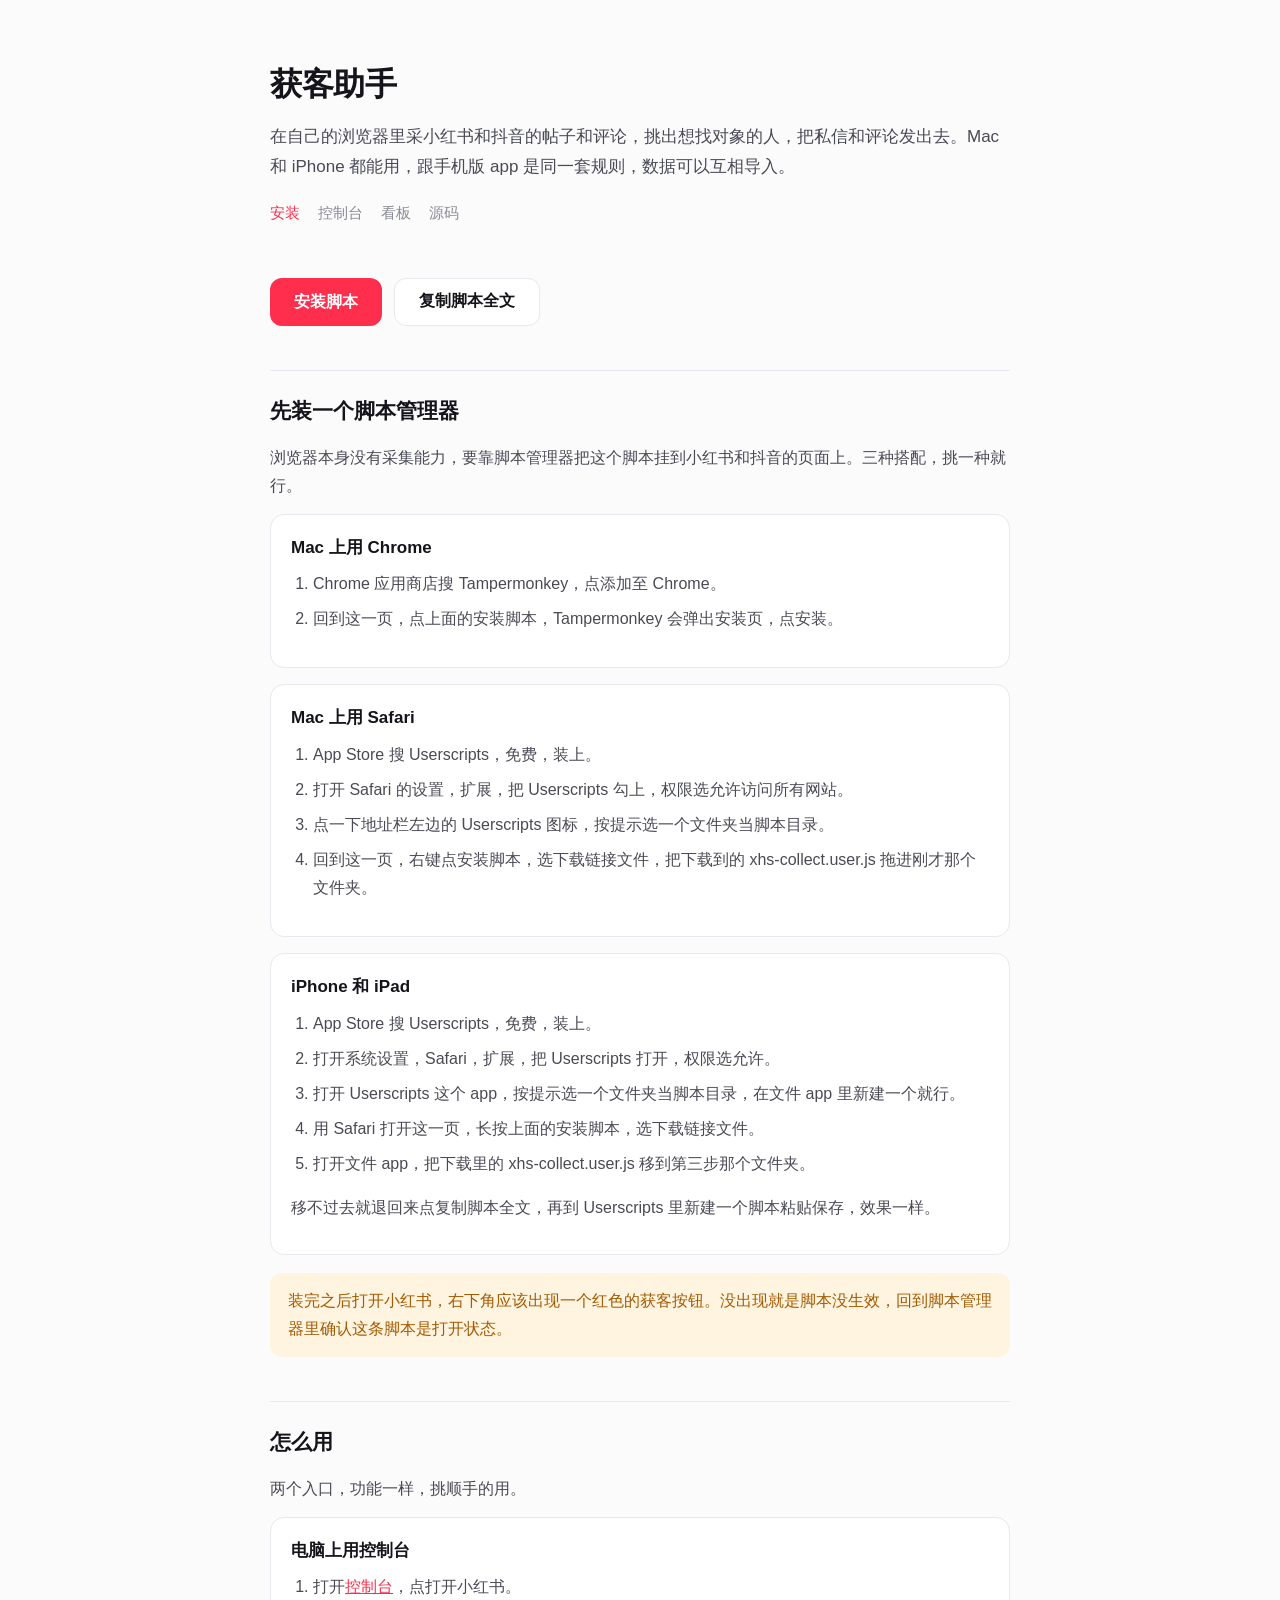
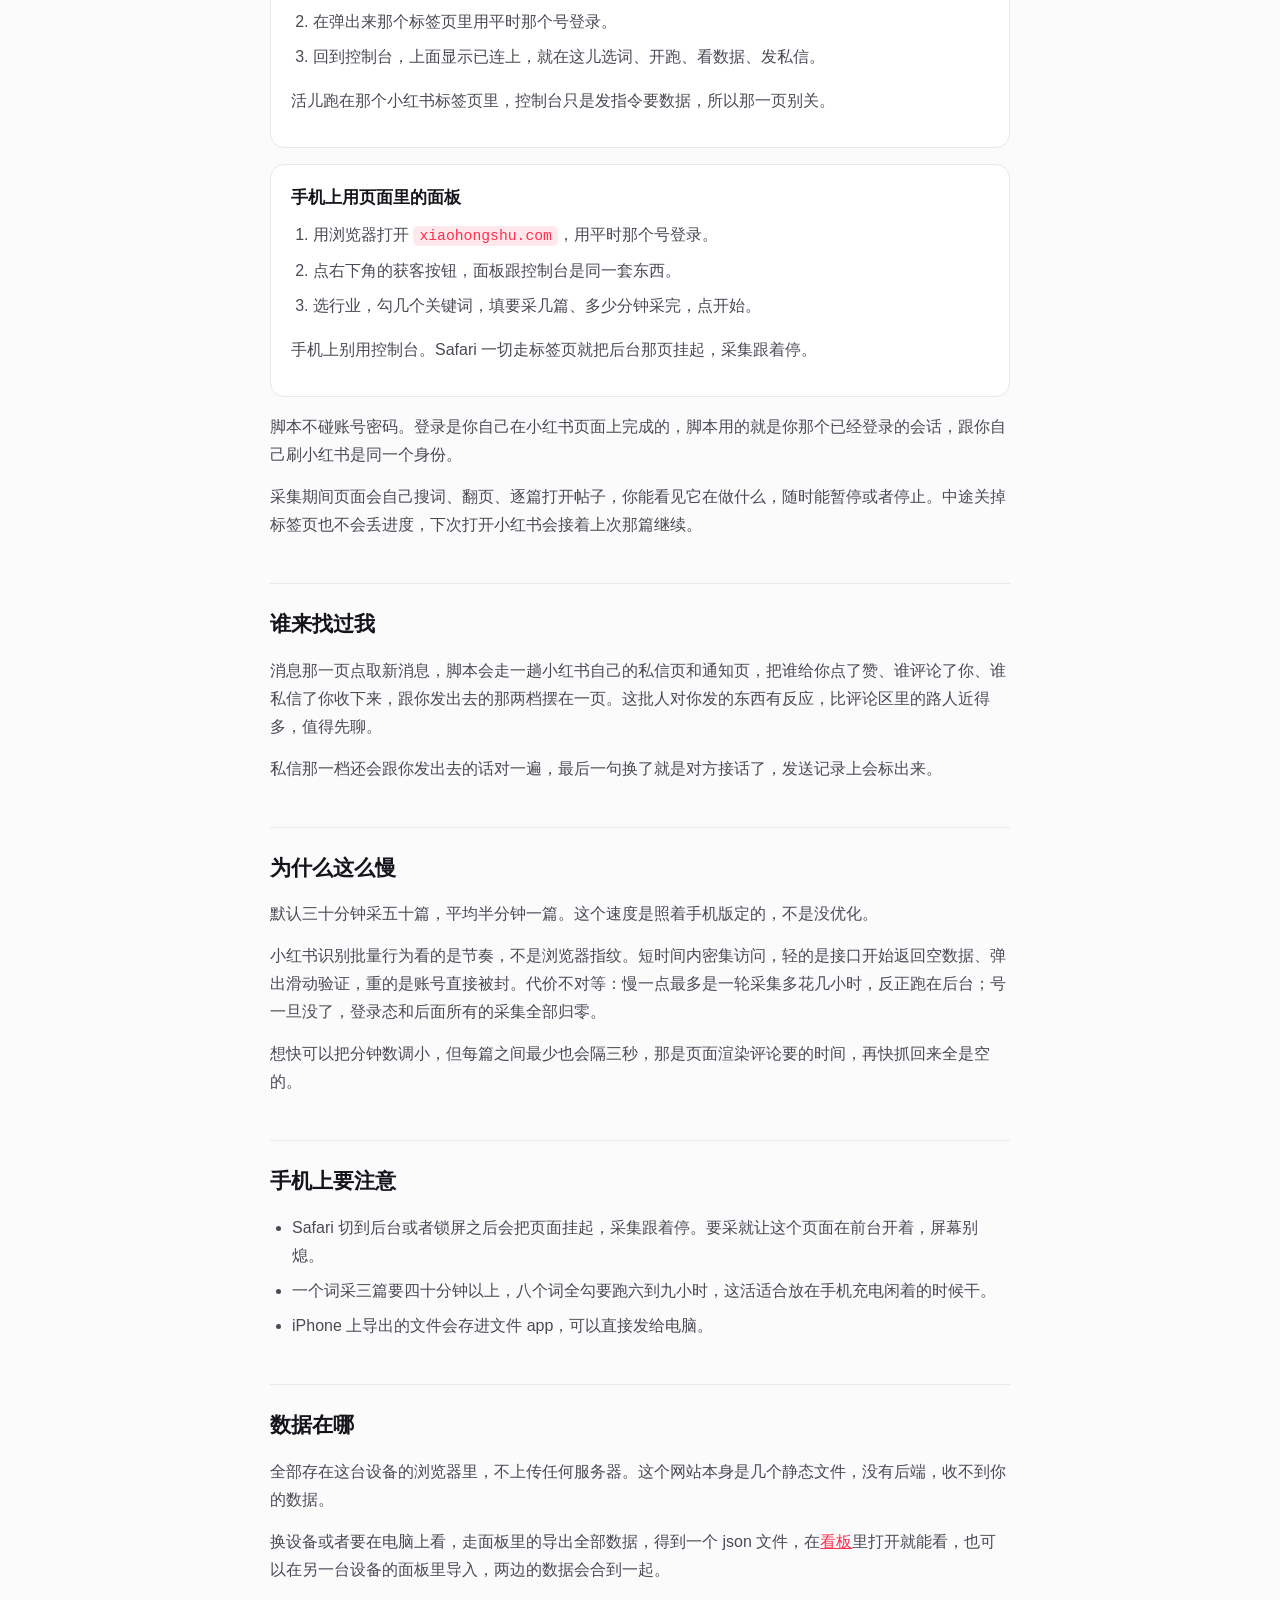
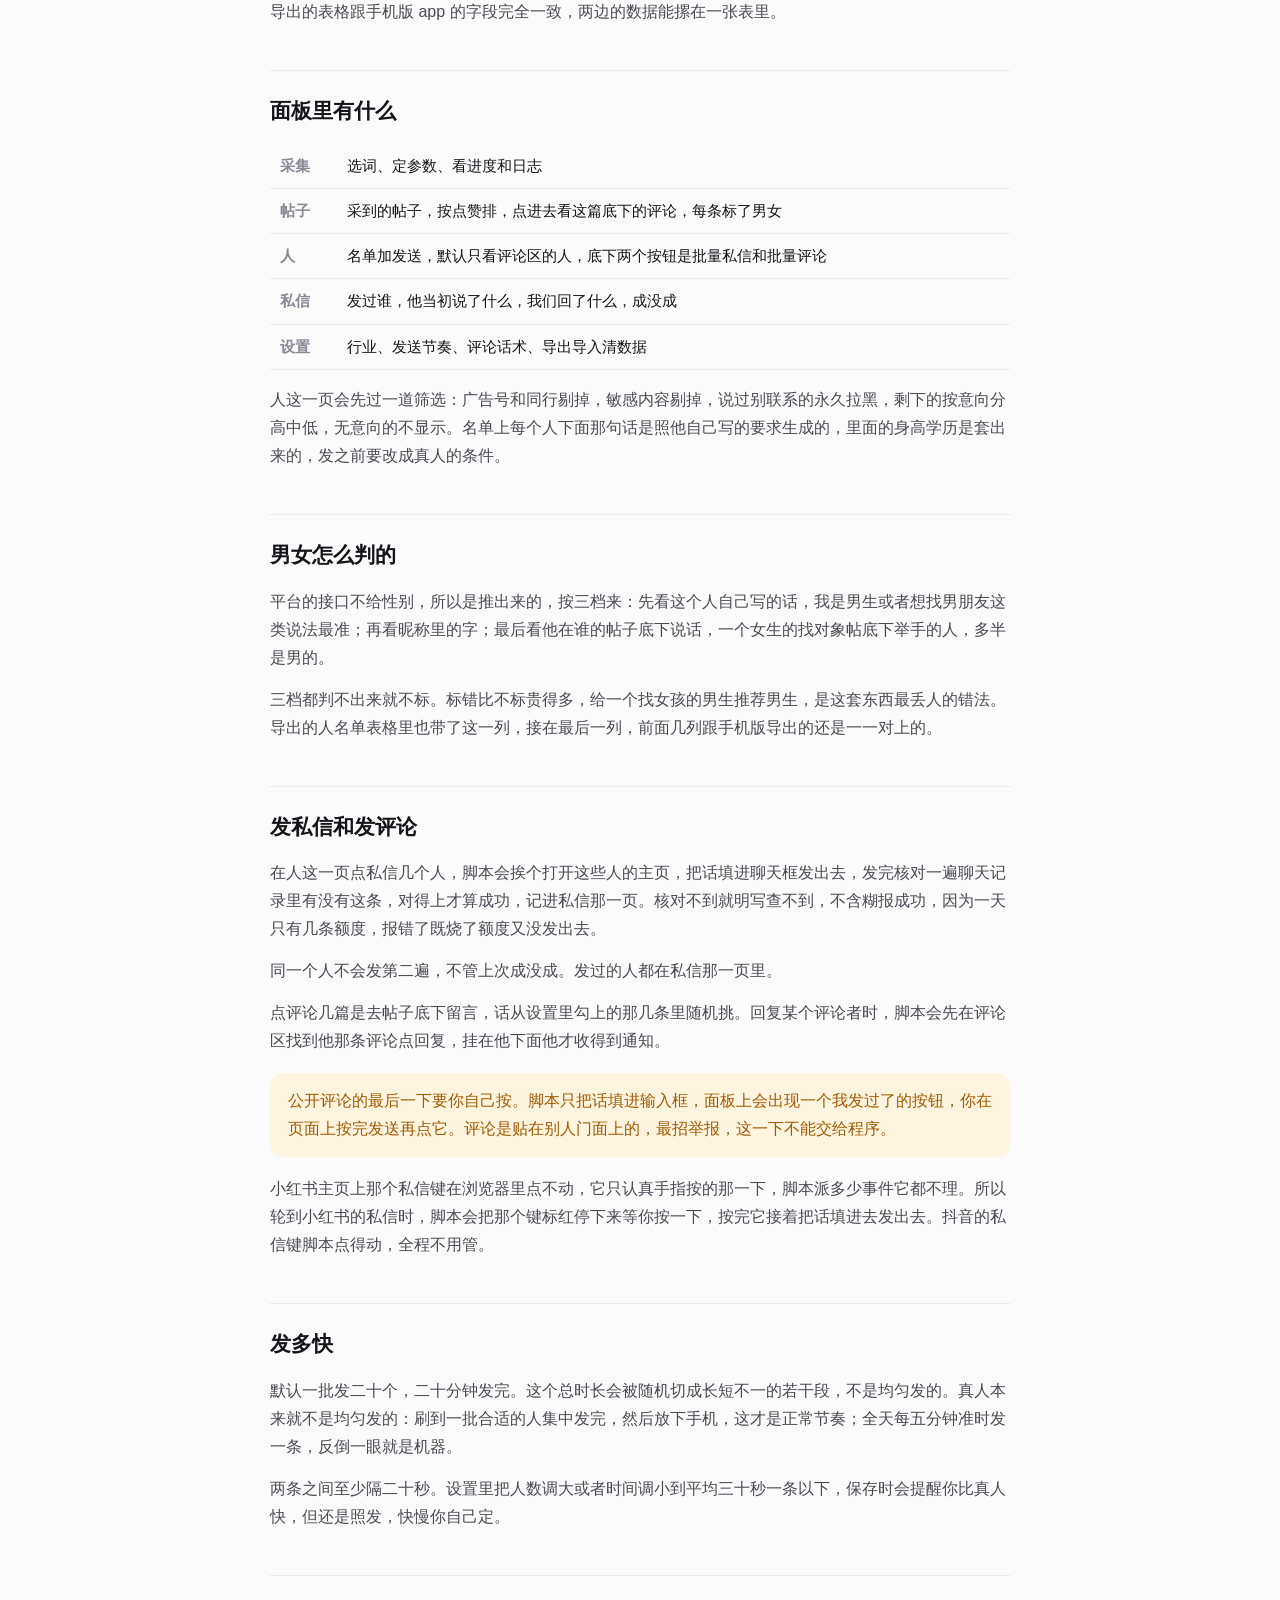
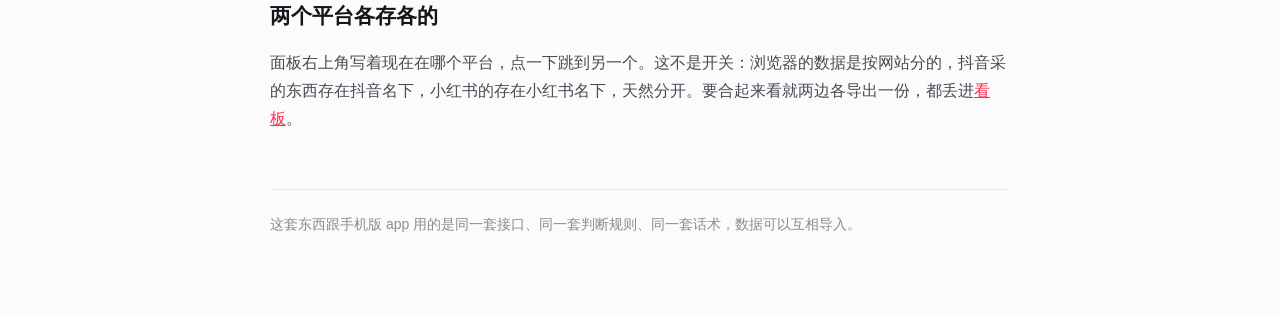
<file: docs/index.html>
<!doctype html>
<html lang="zh-CN">
<head>
<meta charset="utf-8">
<meta name="viewport" content="width=device-width, initial-scale=1">
<title>获客助手</title>
<link rel="stylesheet" href="assets/site.css">
</head>
<body>
<div class="wrap">

<header>
  <h1>获客助手</h1>
  <p>在自己的浏览器里采小红书和抖音的帖子和评论，挑出想找对象的人，把私信和评论发出去。Mac 和 iPhone 都能用，跟手机版 app 是同一套规则，数据可以互相导入。</p>
  <nav>
    <a href="index.html" class="on">安装</a>
    <a href="console.html">控制台</a>
    <a href="viewer.html">看板</a>
    <a href="https://github.com/Goose666666/xhs-collect-web">源码</a>
  </nav>
</header>

<div class="btnrow">
  <a class="btn" href="xhs-collect.user.js">安装脚本</a>
  <button class="btn ghost" id="copy">复制脚本全文</button>
</div>

<div id="rawbox" hidden>
  <textarea id="raw" readonly style="width:100%;height:180px;font-family:ui-monospace,
    Menlo,Consolas,monospace;font-size:12px;border:1px solid var(--line);
    border-radius:12px;padding:12px;background:var(--card);color:var(--text2);"></textarea>
</div>

<h2>先装一个脚本管理器</h2>

<p>浏览器本身没有采集能力，要靠脚本管理器把这个脚本挂到小红书和抖音的页面上。三种搭配，挑一种就行。</p>

<div class="card">
  <h3>Mac 上用 Chrome</h3>
  <ol>
    <li>Chrome 应用商店搜 Tampermonkey，点添加至 Chrome。</li>
    <li>回到这一页，点上面的安装脚本，Tampermonkey 会弹出安装页，点安装。</li>
  </ol>
</div>

<div class="card">
  <h3>Mac 上用 Safari</h3>
  <ol>
    <li>App Store 搜 Userscripts，免费，装上。</li>
    <li>打开 Safari 的设置，扩展，把 Userscripts 勾上，权限选允许访问所有网站。</li>
    <li>点一下地址栏左边的 Userscripts 图标，按提示选一个文件夹当脚本目录。</li>
    <li>回到这一页，右键点安装脚本，选下载链接文件，把下载到的 xhs-collect.user.js 拖进刚才那个文件夹。</li>
  </ol>
</div>

<div class="card">
  <h3>iPhone 和 iPad</h3>
  <ol>
    <li>App Store 搜 Userscripts，免费，装上。</li>
    <li>打开系统设置，Safari，扩展，把 Userscripts 打开，权限选允许。</li>
    <li>打开 Userscripts 这个 app，按提示选一个文件夹当脚本目录，在文件 app 里新建一个就行。</li>
    <li>用 Safari 打开这一页，长按上面的安装脚本，选下载链接文件。</li>
    <li>打开文件 app，把下载里的 xhs-collect.user.js 移到第三步那个文件夹。</li>
  </ol>
  <p>移不过去就退回来点复制脚本全文，再到 Userscripts 里新建一个脚本粘贴保存，效果一样。</p>
</div>

<div class="warn">
  装完之后打开小红书，右下角应该出现一个红色的获客按钮。没出现就是脚本没生效，回到脚本管理器里确认这条脚本是打开状态。
</div>

<h2>怎么用</h2>

<p>两个入口，功能一样，挑顺手的用。</p>

<div class="card">
  <h3>电脑上用控制台</h3>
  <ol>
    <li>打开<a href="console.html">控制台</a>，点打开小红书。</li>
    <li>在弹出来那个标签页里用平时那个号登录。</li>
    <li>回到控制台，上面显示已连上，就在这儿选词、开跑、看数据、发私信。</li>
  </ol>
  <p>活儿跑在那个小红书标签页里，控制台只是发指令要数据，所以那一页别关。</p>
</div>

<div class="card">
  <h3>手机上用页面里的面板</h3>
  <ol>
    <li>用浏览器打开 <code>xiaohongshu.com</code>，用平时那个号登录。</li>
    <li>点右下角的获客按钮，面板跟控制台是同一套东西。</li>
    <li>选行业，勾几个关键词，填要采几篇、多少分钟采完，点开始。</li>
  </ol>
  <p>手机上别用控制台。Safari 一切走标签页就把后台那页挂起，采集跟着停。</p>
</div>

<p>脚本不碰账号密码。登录是你自己在小红书页面上完成的，脚本用的就是你那个已经登录的会话，跟你自己刷小红书是同一个身份。</p>

<p>采集期间页面会自己搜词、翻页、逐篇打开帖子，你能看见它在做什么，随时能暂停或者停止。中途关掉标签页也不会丢进度，下次打开小红书会接着上次那篇继续。</p>

<h2>谁来找过我</h2>

<p>消息那一页点取新消息，脚本会走一趟小红书自己的私信页和通知页，把谁给你点了赞、谁评论了你、谁私信了你收下来，跟你发出去的那两档摆在一页。这批人对你发的东西有反应，比评论区里的路人近得多，值得先聊。</p>

<p>私信那一档还会跟你发出去的话对一遍，最后一句换了就是对方接话了，发送记录上会标出来。</p>

<h2>为什么这么慢</h2>

<p>默认三十分钟采五十篇，平均半分钟一篇。这个速度是照着手机版定的，不是没优化。</p>

<p>小红书识别批量行为看的是节奏，不是浏览器指纹。短时间内密集访问，轻的是接口开始返回空数据、弹出滑动验证，重的是账号直接被封。代价不对等：慢一点最多是一轮采集多花几小时，反正跑在后台；号一旦没了，登录态和后面所有的采集全部归零。</p>

<p>想快可以把分钟数调小，但每篇之间最少也会隔三秒，那是页面渲染评论要的时间，再快抓回来全是空的。</p>

<h2>手机上要注意</h2>

<ul>
  <li>Safari 切到后台或者锁屏之后会把页面挂起，采集跟着停。要采就让这个页面在前台开着，屏幕别熄。</li>
  <li>一个词采三篇要四十分钟以上，八个词全勾要跑六到九小时，这活适合放在手机充电闲着的时候干。</li>
  <li>iPhone 上导出的文件会存进文件 app，可以直接发给电脑。</li>
</ul>

<h2>数据在哪</h2>

<p>全部存在这台设备的浏览器里，不上传任何服务器。这个网站本身是几个静态文件，没有后端，收不到你的数据。</p>

<p>换设备或者要在电脑上看，走面板里的导出全部数据，得到一个 json 文件，在<a href="viewer.html">看板</a>里打开就能看，也可以在另一台设备的面板里导入，两边的数据会合到一起。</p>

<p>导出的表格跟手机版 app 的字段完全一致，两边的数据能摞在一张表里。</p>

<h2>面板里有什么</h2>

<table>
  <tr><th>采集</th><td>选词、定参数、看进度和日志</td></tr>
  <tr><th>帖子</th><td>采到的帖子，按点赞排，点进去看这篇底下的评论，每条标了男女</td></tr>
  <tr><th>人</th><td>名单加发送，默认只看评论区的人，底下两个按钮是批量私信和批量评论</td></tr>
  <tr><th>私信</th><td>发过谁，他当初说了什么，我们回了什么，成没成</td></tr>
  <tr><th>设置</th><td>行业、发送节奏、评论话术、导出导入清数据</td></tr>
</table>

<p>人这一页会先过一道筛选：广告号和同行剔掉，敏感内容剔掉，说过别联系的永久拉黑，剩下的按意向分高中低，无意向的不显示。名单上每个人下面那句话是照他自己写的要求生成的，里面的身高学历是套出来的，发之前要改成真人的条件。</p>

<h2>男女怎么判的</h2>

<p>平台的接口不给性别，所以是推出来的，按三档来：先看这个人自己写的话，我是男生或者想找男朋友这类说法最准；再看昵称里的字；最后看他在谁的帖子底下说话，一个女生的找对象帖底下举手的人，多半是男的。</p>

<p>三档都判不出来就不标。标错比不标贵得多，给一个找女孩的男生推荐男生，是这套东西最丢人的错法。导出的人名单表格里也带了这一列，接在最后一列，前面几列跟手机版导出的还是一一对上的。</p>

<h2>发私信和发评论</h2>

<p>在人这一页点私信几个人，脚本会挨个打开这些人的主页，把话填进聊天框发出去，发完核对一遍聊天记录里有没有这条，对得上才算成功，记进私信那一页。核对不到就明写查不到，不含糊报成功，因为一天只有几条额度，报错了既烧了额度又没发出去。</p>

<p>同一个人不会发第二遍，不管上次成没成。发过的人都在私信那一页里。</p>

<p>点评论几篇是去帖子底下留言，话从设置里勾上的那几条里随机挑。回复某个评论者时，脚本会先在评论区找到他那条评论点回复，挂在他下面他才收得到通知。</p>

<div class="warn">
  公开评论的最后一下要你自己按。脚本只把话填进输入框，面板上会出现一个我发过了的按钮，你在页面上按完发送再点它。评论是贴在别人门面上的，最招举报，这一下不能交给程序。
</div>

<p>小红书主页上那个私信键在浏览器里点不动，它只认真手指按的那一下，脚本派多少事件它都不理。所以轮到小红书的私信时，脚本会把那个键标红停下来等你按一下，按完它接着把话填进去发出去。抖音的私信键脚本点得动，全程不用管。</p>

<h2>发多快</h2>

<p>默认一批发二十个，二十分钟发完。这个总时长会被随机切成长短不一的若干段，不是均匀发的。真人本来就不是均匀发的：刷到一批合适的人集中发完，然后放下手机，这才是正常节奏；全天每五分钟准时发一条，反倒一眼就是机器。</p>

<p>两条之间至少隔二十秒。设置里把人数调大或者时间调小到平均三十秒一条以下，保存时会提醒你比真人快，但还是照发，快慢你自己定。</p>

<h2>两个平台各存各的</h2>

<p>面板右上角写着现在在哪个平台，点一下跳到另一个。这不是开关：浏览器的数据是按网站分的，抖音采的东西存在抖音名下，小红书的存在小红书名下，天然分开。要合起来看就两边各导出一份，都丢进<a href="viewer.html">看板</a>。</p>

<footer>
  这套东西跟手机版 app 用的是同一套接口、同一套判断规则、同一套话术，数据可以互相导入。
</footer>

</div>

<script>
// 脚本正文提前取好放着。
//
// Safari 只认在点击那一刻同步发生的复制。先 await 一次网络请求再去写剪贴板，
// 手势的授权窗口已经过了，写进去会被拒，表现是点了没反应。
var scriptText = '';
fetch('xhs-collect.user.js').then(function (r) {
  return r.text();
}).then(function (t) {
  scriptText = t;
  document.getElementById('raw').value = t;
});

// 老办法，整个过程是同步的，iPhone 上的 Safari 只吃这一套。
function copyNow(text) {
  var ta = document.createElement('textarea');
  ta.value = text;
  ta.contentEditable = 'true';
  ta.readOnly = false;
  ta.style.cssText = 'position:fixed;top:0;left:0;width:1px;height:1px;opacity:0;';
  document.body.appendChild(ta);
  var okSel = false;
  try {
    var range = document.createRange();
    range.selectNodeContents(ta);
    var sel = window.getSelection();
    sel.removeAllRanges();
    sel.addRange(range);
    ta.setSelectionRange(0, text.length);
    okSel = document.execCommand('copy');
  } catch (e) {}
  ta.remove();
  return okSel;
}

document.getElementById('copy').addEventListener('click', function () {
  var btn = this;
  if (!scriptText) {
    btn.textContent = '还没下载完，等一下再点';
    return;
  }
  if (copyNow(scriptText)) {
    btn.textContent = '已复制，去粘贴';
    return;
  }
  // 这条路要网站有剪贴板权限，没有就把正文摊开让人自己选
  if (navigator.clipboard && navigator.clipboard.writeText) {
    navigator.clipboard.writeText(scriptText).then(function () {
      btn.textContent = '已复制，去粘贴';
    }, function () {
      document.getElementById('rawbox').hidden = false;
      btn.textContent = '自己全选复制下面那段';
    });
    return;
  }
  document.getElementById('rawbox').hidden = false;
  btn.textContent = '自己全选复制下面那段';
});
</script>

</body>
</html>
</file>
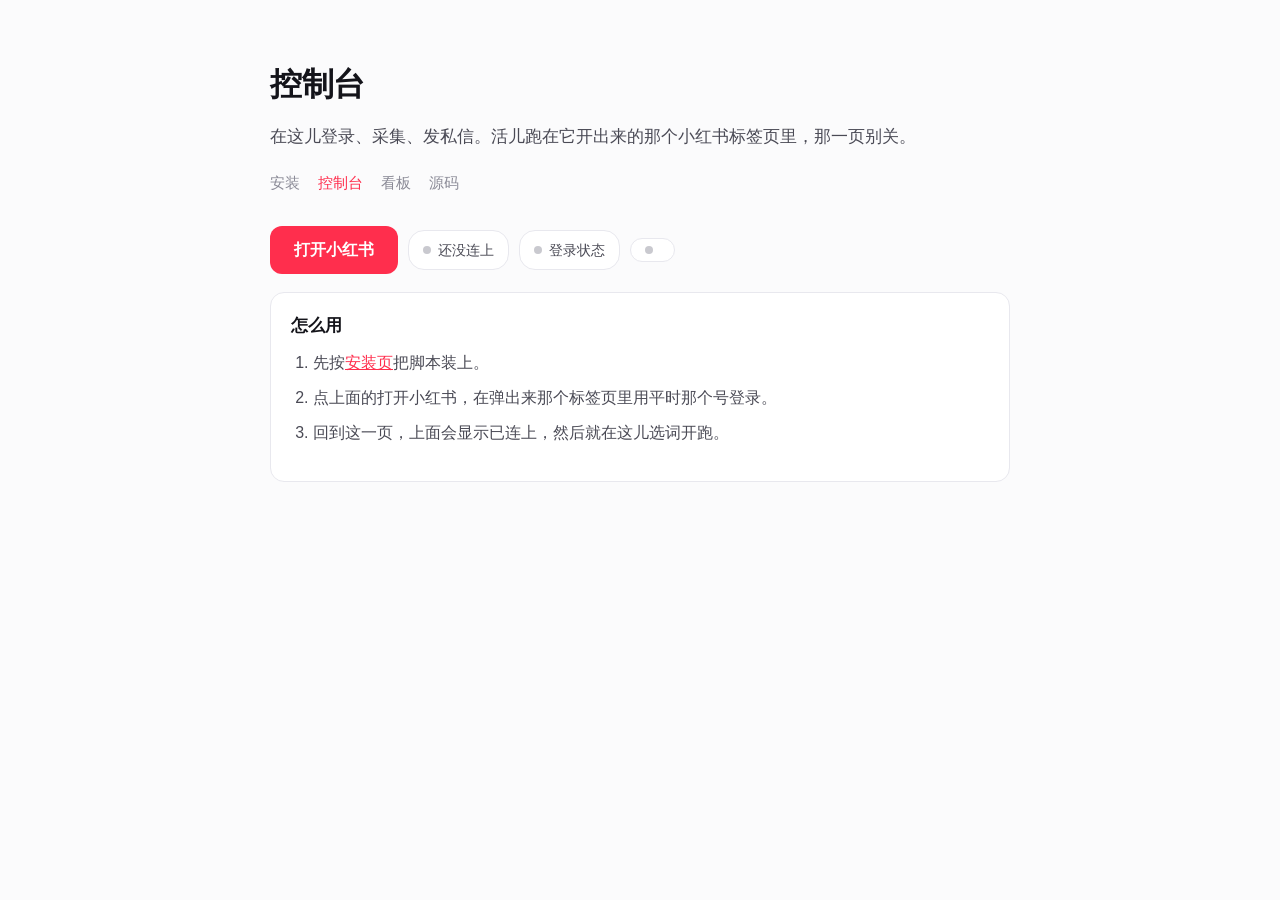
<file: docs/console.html>
<!doctype html>
<html lang="zh-CN">
<head>
<meta charset="utf-8">
<meta name="viewport" content="width=device-width, initial-scale=1">
<title>获客助手 控制台</title>
<link rel="stylesheet" href="assets/site.css">
<style>
  .bar { display: flex; align-items: center; gap: 10px; flex-wrap: wrap;
    margin-bottom: 18px; }
  .dot { display: inline-flex; align-items: center; gap: 7px; padding: 7px 14px;
    border-radius: 16px; background: var(--card); border: 1px solid var(--line);
    font-size: 14px; color: var(--text2); }
  .dot i { width: 8px; height: 8px; border-radius: 4px; background: #c9c9cf;
    display: block; }
  .dot.on i { background: #3fa06a; }
  .dot.off i { background: #d0524a; }
  .tabs { display: flex; gap: 6px; margin-bottom: 18px; flex-wrap: wrap; }
  .tabs button { flex: 1; min-width: 88px; height: 44px; border-radius: 11px;
    border: 1px solid var(--line); background: var(--card); color: var(--text2);
    font-size: 15px; cursor: pointer; font-family: inherit; }
  .tabs button.on { background: var(--accent); color: #fff; border-color: transparent; }
  .pane { display: none; }
  .pane.on { display: block; }
  .row { display: flex; align-items: center; gap: 12px; margin-bottom: 12px; }
  .row > label { width: 130px; flex: none; font-size: 15px; color: var(--text2); }
  input[type=text], input[type=number], select, textarea {
    flex: 1; min-width: 0; height: 46px; padding: 0 13px; font-size: 15px;
    border: 1px solid var(--line); border-radius: 11px; background: var(--card);
    color: var(--text); font-family: inherit; }
  textarea { height: 74px; padding: 11px 13px; line-height: 1.6; }
  input[type=checkbox] { width: 22px; height: 22px; }
  .chips { display: flex; flex-wrap: wrap; gap: 8px; margin-bottom: 14px; }
  .chip { padding: 9px 14px; border-radius: 17px; background: var(--card);
    border: 1px solid var(--line); font-size: 14px; cursor: pointer;
    color: var(--text2); }
  .chip.on { background: var(--soft); color: var(--accent); border-color: transparent;
    font-weight: 600; }
  .prog { height: 8px; border-radius: 4px; background: var(--line);
    overflow: hidden; margin: 14px 0 10px; }
  .prog i { display: block; height: 100%; background: var(--accent); width: 0; }
  .log { background: var(--card); border: 1px solid var(--line); border-radius: 11px;
    padding: 12px; font-size: 12.5px; line-height: 1.75; color: var(--text3);
    max-height: 240px; overflow-y: auto; white-space: pre-wrap;
    font-family: ui-monospace, Menlo, Consolas, monospace; margin-top: 14px; }
  .pill { padding: 5px 11px; border-radius: 14px; background: var(--card);
    border: 1px solid var(--line); font-size: 13px; color: var(--text2); }
  .pill.high { background: var(--soft); color: var(--accent); border-color: transparent; }
  .pill.he { background: rgba(63,114,184,.12); color: #3f72b8; border-color: transparent; }
  .pill.she { background: rgba(200,90,134,.12); color: #c85a86; border-color: transparent; }
  .who { display: flex; align-items: center; gap: 9px; flex-wrap: wrap;
    margin-bottom: 8px; }
  .who b { font-size: 16px; }
  .said { margin: 0 0 10px; color: var(--text2); }
  .talk { background: var(--soft); border-radius: 10px; padding: 12px 14px;
    margin: 0 0 12px; color: var(--text); }
  .mini { display: flex; gap: 10px; }
  .mini button { flex: 1; height: 40px; border-radius: 10px;
    border: 1px solid var(--line); background: var(--bg); color: var(--text2);
    font-size: 14px; cursor: pointer; font-family: inherit; }
  .empty { text-align: center; color: var(--text3); padding: 50px 0; }
  .big { background: var(--soft); color: var(--accent); border-radius: 12px;
    padding: 16px; font-size: 16px; font-weight: 600; line-height: 1.7;
    margin-bottom: 16px; }
</style>
</head>
<body>
<div class="wrap">

<header>
  <h1>控制台</h1>
  <p>在这儿登录、采集、发私信。活儿跑在它开出来的那个小红书标签页里，那一页别关。</p>
  <nav>
    <a href="index.html">安装</a>
    <a href="console.html" class="on">控制台</a>
    <a href="viewer.html">看板</a>
    <a href="https://github.com/Goose666666/xhs-collect-web">源码</a>
  </nav>
</header>

<div class="bar">
  <button class="btn" id="open">打开小红书</button>
  <span class="dot" id="link"><i></i><span>还没连上</span></span>
  <span class="dot" id="login" hidden><i></i><span>登录状态</span></span>
  <span class="dot" id="site" hidden><i></i><span></span></span>
</div>

<div id="phone" class="warn" hidden>
  手机上别用这一页。Safari 一切走标签页就把后台那页挂起，采集跟着停。
  手机上直接在小红书页面里点右下角那个获客按钮，面板跟这一页是同一套东西。
</div>

<div id="hint" class="card">
  <h3>怎么用</h3>
  <ol>
    <li>先按<a href="index.html">安装页</a>把脚本装上。</li>
    <li>点上面的打开小红书，在弹出来那个标签页里用平时那个号登录。</li>
    <li>回到这一页，上面会显示已连上，然后就在这儿选词开跑。</li>
  </ol>
</div>

<div id="main" hidden>
  <div class="tabs">
    <button data-tab="collect" class="on">采集</button>
    <button data-tab="notes">帖子</button>
    <button data-tab="people">人</button>
    <button data-tab="sent">消息</button>
    <button data-tab="setting">设置</button>
  </div>

  <div class="pane on" id="pane-collect"></div>
  <div class="pane" id="pane-notes"></div>
  <div class="pane" id="pane-people"></div>
  <div class="pane" id="pane-sent"></div>
  <div class="pane" id="pane-setting"></div>
</div>

</div>

<script src="assets/lib.js"></script>
<script>
(function () {
  'use strict';
  const X = window.XHS;
  const $ = (id) => document.getElementById(id);

  // 干活那个标签页。给它起个名字，来回点打开也只会有一个。
  const WORK = 'xhs-work';

  // 本地调试时可以指定开哪个地址。
  //
  // 只在 127.0.0.1 上认这个参数，真站点上一律开小红书。
  // 不然给人发一条带假地址的链接，就能把这个控制台指到别的站上去。
  const local = /^https?:\/\/(127\.0\.0\.1|localhost)(:|$)/.test(location.origin);
  let HOME = 'https://www.xiaohongshu.com/explore';
  // 它可能停在小红书也可能停在抖音，两个来路都发一遍
  const TARGETS = ['https://www.xiaohongshu.com', 'https://www.douyin.com'];
  if (local) {
    try {
      const q = new URLSearchParams(location.search).get('work');
      if (q && q.indexOf(location.origin) === 0) {
        HOME = q;
        TARGETS.push(location.origin);
      }
    } catch (e) {}
  }

  let win = null;
  let seq = 0;
  const waiting = {};
  let status = null;
  let tab = 'collect';
  let picked = new Set();

  window.addEventListener('message', function (ev) {
    const d = ev.data;
    if (!d || d.__xhsc !== 'answer') return;
    const fn = waiting[d.id];
    if (!fn) return;
    delete waiting[d.id];
    fn(d.data);
  });

  // 问那边要点什么。那边没人应答就返回空，不挂着。
  function ask(what, extra, ms) {
    return new Promise(function (resolve) {
      if (!win || win.closed) {
        resolve(null);
        return;
      }
      const id = ++seq;
      waiting[id] = resolve;
      const msg = Object.assign({ __xhsc: 'ask', id: id, what: what }, extra || {});
      for (const t of TARGETS) {
        try { win.postMessage(msg, t); } catch (e) {}
      }
      setTimeout(function () {
        if (waiting[id]) {
          delete waiting[id];
          resolve(null);
        }
      }, ms || 5000);
    });
  }

  // 手机上一切走标签页后台那页就被挂起，这一页在手机上没法用
  if (/iPhone|iPad|Android/i.test(navigator.userAgent)) $('phone').hidden = false;

  $('open').addEventListener('click', async function () {
    // 已经开过就只是切过去，不要再导航一次，那会打断正在跑的采集
    win = window.open('', WORK);
    if (!win) {
      alert('浏览器拦了弹窗，允许一下再点');
      return;
    }
    const got = await ask('status', {}, 2500);
    if (!got) {
      // 那边还不是小红书，或者根本是新开的空页，导航过去
      try { win.location = HOME; } catch (e) { win = window.open(HOME, WORK); }
    }
    win.focus();
    tick();
  });

  // ---------- 连接和状态 ----------

  function setDot(el, on, text) {
    el.hidden = false;
    el.className = 'dot ' + (on ? 'on' : 'off');
    el.lastElementChild.textContent = text;
  }

  async function tick() {
    const got = await ask('status', {}, 4000);
    status = got;
    if (!got) {
      $('link').className = 'dot off';
      $('link').lastElementChild.textContent = win ? '那一页还没就绪' : '还没连上';
      $('login').hidden = true;
      $('site').hidden = true;
      $('main').hidden = true;
      $('hint').hidden = false;
      return;
    }
    setDot($('link'), true, '已连上');
    setDot($('login'), got.loggedIn, got.loggedIn ? '已登录' : '要登录');
    setDot($('site'), true, got.site);
    const first = $('main').hidden;
    $('hint').hidden = true;
    $('main').hidden = false;
    // 第一次连上要把当前这一页画出来，之后只刷正在动的那块
    if (first) render();
    else refresh();
  }

  setInterval(function () {
    if (win && !win.closed) tick();
  }, 3000);

  // ---------- 画 ----------

  for (const b of document.querySelectorAll('.tabs button')) {
    b.addEventListener('click', function () {
      tab = b.dataset.tab;
      if (tab !== 'notes') openNote = null;
      for (const o of document.querySelectorAll('.tabs button')) {
        o.classList.toggle('on', o === b);
      }
      for (const p of document.querySelectorAll('.pane')) {
        p.classList.toggle('on', p.id === 'pane-' + tab);
      }
      render();
    });
  }

  // 切页签和点按钮时整块重画。
  function render() {
    if (!status) return;
    if (tab === 'collect') renderCollect();
    else if (tab === 'notes') renderNotes();
    else if (tab === 'people') renderPeople();
    else if (tab === 'sent') renderSent();
    else renderSetting();
  }

  // 每隔几秒来一次的那种重画。
  //
  // 只画正在动的那一块。列表整块重画的话，三秒一次把滚动位置顶回顶上，
  // 翻到一半的名单根本看不下去；看评论那一屏也会被列表盖掉。
  function refresh() {
    if (!status) return;
    if (tab === 'collect') renderCollect();
    else if (tab === 'people' && status.send.running) renderPeople();
  }

  function el(tag, cls, html) {
    const e = document.createElement(tag);
    if (cls) e.className = cls;
    if (html !== undefined) e.innerHTML = html;
    return e;
  }

  function pill(text, cls) {
    return '<span class="pill ' + (cls || '') + '">' + X.esc(text) + '</span>';
  }

  // ---------- 采集 ----------

  function renderCollect() {
    const p = $('pane-collect');
    const c = status.collect;
    p.innerHTML = '';

    if (c.running) {
      p.appendChild(el('div', '', '<b>第 ' + (c.wi + 1) + '/' + c.words +
        ' 个词 ' + X.esc(c.word) + '</b>'));
      const bar = el('div', 'prog', '<i></i>');
      const done = X.asInt(c.stats.done);
      const total = X.asInt(c.stats.total);
      bar.firstChild.style.width =
        (total > 0 ? Math.round(Math.min(1, done / total) * 100) : 0) + '%';
      p.appendChild(bar);
      p.appendChild(el('p', '', X.esc(c.message)));
      p.appendChild(el('p', '', '已存 ' + X.asInt(c.stats.notes) + ' 篇，评论 ' +
        X.asInt(c.stats.comments) + ' 条'));
      const btns = el('div', 'btnrow');
      const pause = el('button', 'btn ghost', c.paused ? '继续' : '暂停');
      pause.addEventListener('click', async function () {
        await ask(c.paused ? 'resumeCollect' : 'pauseCollect');
        tick();
      });
      const stop = el('button', 'btn', '停止');
      stop.addEventListener('click', async function () {
        await ask('stopCollect');
        tick();
      });
      btns.appendChild(pause);
      btns.appendChild(stop);
      p.appendChild(btns);
      if (c.log.length) p.appendChild(el('div', 'log', X.esc(c.log.join('\n'))));
      return;
    }

    const chips = el('div', 'chips');
    const words = status.keywords.slice();
    for (const w of picked) {
      if (words.indexOf(w) < 0) words.push(w);
    }
    for (const w of words) {
      const ch = el('div', 'chip' + (picked.has(w) ? ' on' : ''), X.esc(w));
      ch.addEventListener('click', function () {
        if (picked.has(w)) picked.delete(w);
        else picked.add(w);
        renderCollect();
      });
      chips.appendChild(ch);
    }
    p.appendChild(chips);

    const addRow = el('div', 'row');
    const add = el('input');
    add.type = 'text';
    add.placeholder = '自己加一个词';
    const addBtn = el('button', 'btn ghost', '加上');
    const doAdd = function () {
      const v = add.value.trim();
      if (!v) return;
      picked.add(v);
      add.value = '';
      renderCollect();
    };
    addBtn.addEventListener('click', doAdd);
    add.addEventListener('keydown', function (e) {
      if (e.key === 'Enter') doAdd();
    });
    addRow.appendChild(add);
    addRow.appendChild(addBtn);
    p.appendChild(addRow);

    const num = function (label, value) {
      const r = el('div', 'row', '<label>' + label + '</label>');
      const i = el('input');
      i.type = 'number';
      i.value = value;
      r.appendChild(i);
      p.appendChild(r);
      return i;
    };
    const nNotes = num('采几篇', status.crawlSize);
    const nMin = num('多少分钟采完', status.crawlMinutes);
    const nCmt = num('每篇评论', 60);

    const onlyRow = el('div', 'row', '<label>只要帖主</label>');
    const only = el('input');
    only.type = 'checkbox';
    onlyRow.appendChild(only);
    onlyRow.appendChild(el('div'));
    p.appendChild(onlyRow);

    const btns = el('div', 'btnrow');
    const go = el('button', 'btn', '开始采集');
    go.addEventListener('click', async function () {
      if (!picked.size) {
        alert('先选一个关键词');
        return;
      }
      if (!status.loggedIn) {
        alert('那一页还没登录，先去登录');
        return;
      }
      go.disabled = true;
      await ask('limits', {
        crawlSize: nNotes.value, crawlMinutes: nMin.value,
        batchSize: status.batchSize, batchMinutes: status.batchMinutes,
      });
      await ask('startCollect', {
        keywords: [...picked],
        maxNotes: X.asInt(nNotes.value),
        maxComments: X.asInt(nCmt.value),
        onlyOwner: only.checked,
      });
      tick();
    });
    btns.appendChild(go);
    p.appendChild(btns);
    if (c.message) p.appendChild(el('p', '', X.esc(c.message)));
    if (c.log.length) p.appendChild(el('div', 'log', X.esc(c.log.join('\n'))));
  }

  // ---------- 帖子 ----------

  let notesCache = null;
  // 帖子页正在看哪一篇的评论。空的时候看的是列表。
  let openNote = null;
  let commentsCache = null;

  async function renderNotes() {
    if (openNote) {
      await showComments(openNote);
      return;
    }
    const p = $('pane-notes');
    if (!notesCache) {
      p.innerHTML = '<div class="empty">读取中</div>';
      notesCache = await ask('notes', {}, 8000);
      if (!notesCache) {
        p.innerHTML = '<div class="empty">那一页没应答</div>';
        return;
      }
    }
    p.innerHTML = '';
    const rows = notesCache.rows || [];
    if (!rows.length) {
      p.innerHTML = '<div class="empty">还没有采到帖子</div>';
      return;
    }
    for (const n of rows) {
      const card = el('div', 'card');
      card.appendChild(el('div', 'who', '<b>' +
        X.esc(n.title || X.head(n.content, 26) || '无标题') + '</b>'));
      card.appendChild(el('div', 'who',
        pill(n.author_name) + pill('赞 ' + X.asInt(n.likes)) +
        pill('评论 ' + X.asInt(n.comment_cnt)) +
        (n.ip_location ? pill(n.ip_location) : '') +
        (n.keyword ? pill(n.keyword, 'high') : '')));
      card.appendChild(el('p', 'said', X.esc(X.head(n.content, 140))));
      const mini = el('div', 'mini');
      const look = el('button', '', '看评论');
      look.addEventListener('click', function () {
        openNote = n.note_id;
        commentsCache = null;
        showComments(n.note_id);
      });
      mini.appendChild(look);
      card.appendChild(mini);
      p.appendChild(card);
    }
  }

  async function showComments(noteId) {
    const p = $('pane-notes');
    if (!commentsCache || commentsCache.id !== noteId) {
      p.innerHTML = '<div class="empty">读取中</div>';
      const one = await ask('comments', { noteId: noteId }, 8000);
      commentsCache = { id: noteId, data: one };
    }
    const got = commentsCache.data;
    p.innerHTML = '';
    const back = el('button', 'btn ghost', '返回');
    back.addEventListener('click', function () {
      openNote = null;
      commentsCache = null;
      renderNotes();
    });
    p.appendChild(back);
    if (!got) {
      p.appendChild(el('div', 'empty', '那一页没应答'));
      return;
    }
    const n = got.note || {};
    const card = el('div', 'card');
    card.appendChild(el('div', 'who', '<b>' + X.esc(n.title || '无标题') + '</b>'));
    card.appendChild(el('p', 'said', X.esc(n.content)));
    p.appendChild(card);
    const rows = got.rows || [];
    if (!rows.length) {
      p.appendChild(el('div', 'empty', '这篇没有采到评论'));
      return;
    }
    for (const one of rows) {
      const c = one.row;
      const worth = one.intent === X.INTENT_HIGH || one.intent === X.INTENT_MID;
      const card2 = el('div', 'card');
      if (worth) card2.style.background = 'var(--soft)';
      card2.appendChild(el('div', 'who', '<b>' + X.esc(c.nickname || '匿名') + '</b>' +
        (one.sex ? pill(one.sex, one.sex === '男' ? 'he' : 'she') : '') +
        (worth ? pill('在举手', 'high') : '') +
        (c.ip_location ? pill(c.ip_location) : '')));
      card2.appendChild(el('p', 'said', X.esc(c.content)));
      p.appendChild(card2);
    }
  }

  // ---------- 人 ----------

  let peopleCache = null;

  async function renderPeople() {
    const p = $('pane-people');
    if (!peopleCache) {
      p.innerHTML = '<div class="empty">读取中</div>';
      peopleCache = await ask('people', {}, 8000);
      if (!peopleCache) {
        p.innerHTML = '<div class="empty">那一页没应答</div>';
        return;
      }
    }
    p.innerHTML = '';
    const s = peopleCache.stat || {};
    p.appendChild(el('div', 'who',
      pill('共 ' + X.asInt(s.all)) + pill('高意向 ' + X.asInt(s.high), 'high') +
      pill('中等 ' + X.asInt(s.mid)) + pill('无意向 ' + X.asInt(s.low)) +
      pill('广告 ' + X.asInt(s.risky)) + pill('拉黑 ' + X.asInt(s.blocked))));

    const sd = status.send;
    if (sd.running) {
      const box = el('div', 'big');
      box.textContent = sd.waiting === 'dmkey'
        ? '去那一页点一下标红的私信键，我接着把话发出去'
        : (sd.waiting === 'send'
          ? '话填好了，去那一页按发送，然后点下面的下一个'
          : ('正在' + sd.kind + '　' + (sd.i + 1) + '/' + sd.total + '　' + sd.message));
      p.appendChild(box);
      const btns = el('div', 'btnrow');
      if (sd.waiting === 'send') {
        const next = el('button', 'btn', '我发过了，下一个');
        next.addEventListener('click', async function () {
          await ask('humanDone');
          tick();
        });
        btns.appendChild(next);
      }
      const pause = el('button', 'btn ghost', sd.paused ? '继续' : '暂停');
      pause.addEventListener('click', async function () {
        await ask(sd.paused ? 'resumeSend' : 'pauseSend');
        tick();
      });
      const stop = el('button', 'btn', '停止');
      stop.addEventListener('click', async function () {
        await ask('stopSend');
        tick();
      });
      btns.appendChild(pause);
      btns.appendChild(stop);
      p.appendChild(btns);
      if (sd.log.length) p.appendChild(el('div', 'log', X.esc(sd.log.join('\n'))));
      return;
    }

    const rows = peopleCache.rows || [];
    const btns = el('div', 'btnrow');
    const dm = el('button', 'btn', '批量私信');
    dm.addEventListener('click', async function () {
      const r = await ask('startSend', { kind: '私信' }, 10000);
      if (r && r.ok === false) alert(r.why);
      peopleCache = null;
      tick();
    });
    const cm = el('button', 'btn ghost', '批量评论');
    cm.addEventListener('click', async function () {
      const r = await ask('startSend', { kind: '评论' }, 10000);
      if (r && r.ok === false) alert(r.why);
      tick();
    });
    btns.appendChild(dm);
    btns.appendChild(cm);
    p.appendChild(btns);

    if (!rows.length) {
      p.appendChild(el('div', 'empty', '还没有可联系的人'));
      return;
    }
    for (const r of rows) {
      const card = el('div', 'card');
      card.appendChild(el('div', 'who', '<b>' + X.esc(r.nickname || '匿名') + '</b>' +
        pill(r.intent, r.intent === X.INTENT_HIGH ? 'high' : '') + pill(r.kind) +
        (r.sex ? pill(r.sex, r.sex === '男' ? 'he' : 'she') : '') +
        (r.ip_location ? pill(r.ip_location) : '')));
      card.appendChild(el('p', 'said', X.esc(X.head(r.said, 160))));
      card.appendChild(el('p', 'talk', X.esc(r.talk)));
      const mini = el('div', 'mini');
      const copy = el('button', '', '复制话术');
      copy.addEventListener('click', async function () {
        try {
          await navigator.clipboard.writeText(r.talk);
          copy.textContent = '已复制';
        } catch (e) {
          copy.textContent = '复制不了';
        }
      });
      const ban = el('button', '', '拉黑');
      ban.addEventListener('click', async function () {
        await ask('block', { userId: r.user_id, nickname: r.nickname });
        card.remove();
      });
      mini.appendChild(copy);
      mini.appendChild(ban);
      card.appendChild(mini);
      p.appendChild(card);
    }
  }

  // ---------- 私信记录 ----------

  // 消息页分四档：我发出去的，和别人找过来的那三类。
  //
  // 别人找过来的那三类是最该接着聊的：他们对我发的东西有反应，
  // 比评论区里的路人近得多。
  const INBOX_VIEWS = [
    ['点赞', '点赞我的'],
    ['回复', '评论我的'],
    ['私信', '私信我的'],
    ['评论过', '我发的评论'],
    ['私信过', '我发的私信'],
  ];
  let inboxView = '点赞';

  // 我发出去的那两档，跟别人找过来的那三档分开。
  function isSentView(v) {
    return v === '私信过' || v === '评论过';
  }

  async function renderSent() {
    const p = $('pane-sent');
    p.innerHTML = '<div class="empty">读取中</div>';
    const mine = isSentView(inboxView);
    const got = await ask(mine ? 'sent' : 'inbox', { kind: inboxView }, 8000);
    const box = await ask('inbox', { kind: '' }, 8000);
    p.innerHTML = '';
    if (!got) {
      p.innerHTML = '<div class="empty">那一页没应答</div>';
      return;
    }
    const counts = (box && box.counts) || {};
    const all = got.rows || [];
    const want = inboxView === '私信过' ? '私信' : '评论';
    const rows = mine
      ? all.filter(function (r) { return r.kind === want; })
      : all;
    const nDm = all.filter(function (r) { return r.kind === '私信'; }).length;

    const bar = el('div', 'tabs');
    for (const pair of INBOX_VIEWS) {
      let n = X.asInt(counts[pair[0]]);
      if (pair[0] === '私信过') n = mine ? nDm : '';
      if (pair[0] === '评论过') n = mine ? all.length - nDm : '';
      const b = el('button', pair[0] === inboxView ? 'on' : '',
        X.esc(pair[1]) + ' ' + n);
      b.addEventListener('click', function () {
        inboxView = pair[0];
        renderSent();
      });
      bar.appendChild(b);
    }
    p.appendChild(bar);

    const go = el('button', 'ghost', status.sync && status.sync.running
      ? '正在取：' + X.esc(status.sync.message)
      : '取新消息');
    go.addEventListener('click', async function () {
      const r = await ask('startSync', {}, 8000);
      if (r && r.ok === false) alert(r.why);
      else renderSent();
    });
    p.appendChild(go);

    if (!mine) {
      renderInbox(p, rows);
      return;
    }
    const ok = rows.filter(function (r) { return r.status === '成功'; }).length;
    p.appendChild(el('div', 'who', pill('全部 ' + rows.length) +
      pill('成功 ' + ok, 'high') + pill('失败 ' + (rows.length - ok))));
    if (!rows.length) {
      p.appendChild(el('div', 'empty', '还没' + want + '过'));
      return;
    }
    for (const s of rows) {
      const card = el('div', 'card');
      card.appendChild(el('div', 'who', '<b>' + X.esc(s.nickname || '匿名') + '</b>' +
        pill(s.status, s.status === '成功' ? 'high' : '')));
      if (s.said) card.appendChild(el('p', 'said', X.esc(X.head(s.said, 140))));
      card.appendChild(el('p', 'talk', X.esc(s.text)));
      card.appendChild(el('p', 'said', X.esc(X.asText(s.at).slice(0, 16) +
        (s.status === '成功' ? '' : '　' + X.head(X.asText(s.detail).split('|')[0], 40)))));
      p.appendChild(card);
    }
  }

  // 别人找过来的那一档。
  function renderInbox(p, rows) {
    if (!rows.length) {
      p.appendChild(el('div', 'empty', '还没有，点上面取一次新消息'));
      return;
    }
    for (const r of rows) {
      const card = el('div', 'card');
      // 他干了什么照页面上那句原话写。自己按类型编一句的话，赞的明明是笔记，
      // 这儿却写着赞了你的评论，人照着去找那条评论根本找不着。
      card.appendChild(el('div', 'who', '<b>' + X.esc(r.who || '匿名') + '</b>' +
        (r.about ? pill(r.about) : '') +
        pill(X.asText(r.got_at).slice(0, 16))));
      if (r.text) card.appendChild(el('p', 'said', X.esc(X.head(r.text, 150))));
      if (r.mine) card.appendChild(el('p', 'talk', X.esc(X.head(r.mine, 120))));
      if (r.link) {
        const a = el('a', '', '看那条');
        a.href = r.link.indexOf('http') === 0
          ? r.link
          : 'https://www.xiaohongshu.com' + r.link;
        a.target = '_blank';
        card.appendChild(a);
      }
      p.appendChild(card);
    }
  }

  // ---------- 设置 ----------

  function renderSetting() {
    const p = $('pane-setting');
    p.innerHTML = '';
    p.appendChild(el('div', 'who',
      pill('帖子 ' + X.asInt((status.counts || {}).notes)) +
      pill('评论 ' + X.asInt((status.counts || {}).comments)) +
      pill(status.hook ? '钩子已装' : '钩子没装上')));

    const tr = el('div', 'row', '<label>行业</label>');
    const sel = el('select');
    for (const i of X.allIndustries) {
      const o = document.createElement('option');
      o.value = i.key;
      o.textContent = i.name;
      if (i.key === status.trade) o.selected = true;
      sel.appendChild(o);
    }
    sel.addEventListener('change', async function () {
      await ask('trade', { trade: sel.value });
      picked = new Set();
      peopleCache = null;
      notesCache = null;
      tick();
    });
    tr.appendChild(sel);
    p.appendChild(tr);

    const num = function (label, value) {
      const r = el('div', 'row', '<label>' + label + '</label>');
      const i = el('input');
      i.type = 'number';
      i.value = value;
      r.appendChild(i);
      p.appendChild(r);
      return i;
    };
    const bs = num('一批发几个', status.batchSize);
    const bm = num('多少分钟发完', status.batchMinutes);
    const save = el('div', 'btnrow');
    const sb = el('button', 'btn ghost', '记下这个节奏');
    sb.addEventListener('click', async function () {
      await ask('limits', {
        crawlSize: status.crawlSize, crawlMinutes: status.crawlMinutes,
        batchSize: bs.value, batchMinutes: bm.value,
      });
      tick();
    });
    save.appendChild(sb);
    p.appendChild(save);

    p.appendChild(el('h3', '', '评论话术'));
    const talks = (status.talks || []).slice();
    for (let i = 0; i < talks.length; i++) {
      const card = el('div', 'card');
      const ta = el('textarea');
      ta.value = talks[i].text;
      ta.addEventListener('change', async function () {
        talks[i].text = ta.value.trim();
        await ask('talks', { talks: talks });
        tick();
      });
      card.appendChild(ta);
      const mini = el('div', 'mini');
      const on = el('button', '', talks[i].on ? '发这条' : '不发这条');
      on.addEventListener('click', async function () {
        talks[i].on = !talks[i].on;
        await ask('talks', { talks: talks });
        tick();
      });
      const del = el('button', '', '删掉');
      del.addEventListener('click', async function () {
        talks.splice(i, 1);
        await ask('talks', { talks: talks });
        tick();
      });
      mini.appendChild(on);
      mini.appendChild(del);
      card.appendChild(mini);
      p.appendChild(card);
    }
    const addRow = el('div', 'btnrow');
    const addBtn = el('button', 'btn ghost', '加一条话术');
    addBtn.addEventListener('click', async function () {
      talks.push({ text: '', on: true });
      await ask('talks', { talks: talks });
      tick();
    });
    addRow.appendChild(addBtn);
    p.appendChild(addRow);

    const expRow = el('div', 'btnrow');
    const exp = el('button', 'btn ghost', '导出全部数据');
    exp.addEventListener('click', async function () {
      const data = await ask('export', {}, 15000);
      if (!data) {
        alert('那一页没应答');
        return;
      }
      X.download('获客数据_' + X.todayCst() + '.json',
        JSON.stringify(data), 'application/json');
    });
    expRow.appendChild(exp);
    p.appendChild(expRow);
  }
})();
</script>

</body>
</html>
</file>
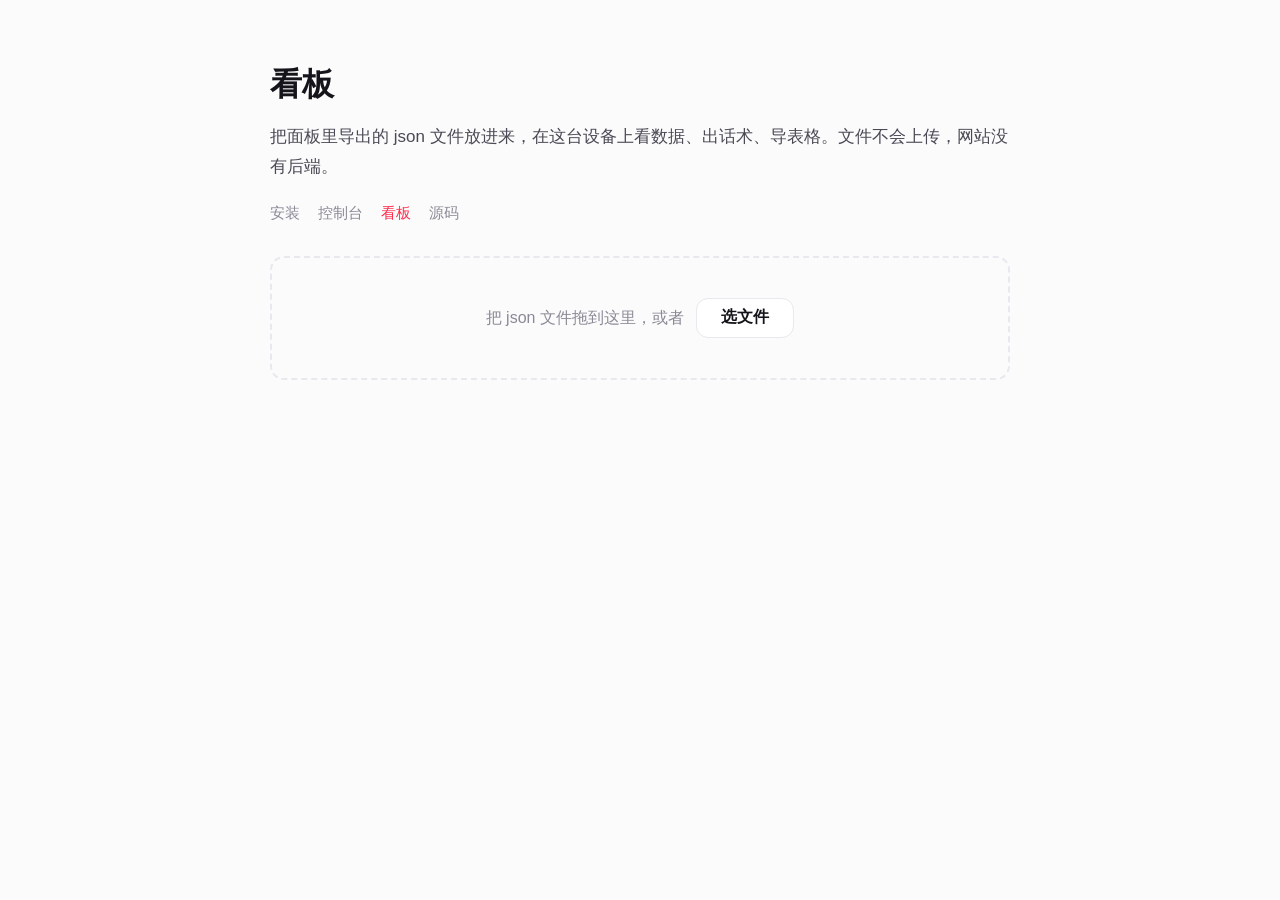
<file: docs/viewer.html>
<!doctype html>
<html lang="zh-CN">
<head>
<meta charset="utf-8">
<meta name="viewport" content="width=device-width, initial-scale=1">
<title>获客助手 看板</title>
<link rel="stylesheet" href="assets/site.css">
<style>
  .drop {
    border: 2px dashed var(--line);
    border-radius: 14px;
    padding: 40px 20px;
    text-align: center;
    color: var(--text3);
    margin-bottom: 18px;
  }
  .drop.over { border-color: var(--accent); color: var(--accent); }
  .stats { display: flex; flex-wrap: wrap; gap: 10px; margin-bottom: 20px; }
  .pill {
    padding: 6px 13px; border-radius: 15px; background: var(--card);
    border: 1px solid var(--line); font-size: 14px; color: var(--text2);
  }
  .pill.high { background: var(--soft); color: var(--accent); border-color: transparent; }
  /* 男女各给一个颜色，一列扫过去靠颜色比靠读字快 */
  .pill.he { background: #e8eef4; color: #5b7c99; border-color: transparent; }
  .pill.she { background: #fcf0ee; color: #d94a3d; border-color: transparent; }
  @media (prefers-color-scheme: dark) {
    .pill.he { background: #1c2630; color: #7c9cb8; }
    .pill.she { background: #261815; color: #e0685c; }
  }
  .tabs { display: flex; gap: 6px; margin-bottom: 18px; }
  .tabs button {
    flex: 1; height: 44px; border-radius: 11px; border: 1px solid var(--line);
    background: var(--card); color: var(--text2); font-size: 15px; cursor: pointer;
    font-family: inherit;
  }
  .tabs button.on { background: var(--accent); color: #fff; border-color: transparent; }
  .tools { display: flex; gap: 10px; margin-bottom: 18px; flex-wrap: wrap; }
  .tools input[type=text], .tools select {
    height: 44px; padding: 0 12px; font-size: 15px; border: 1px solid var(--line);
    border-radius: 11px; background: var(--card); color: var(--text);
    font-family: inherit;
  }
  .tools input[type=text] { flex: 1; min-width: 160px; }
  .said { margin: 0 0 10px; color: var(--text2); }
  .talk {
    background: var(--soft); border-radius: 10px; padding: 12px 14px;
    margin: 0 0 12px; color: var(--text);
  }
  .who { display: flex; align-items: center; gap: 10px; margin-bottom: 6px; }
  .who b { font-size: 16px; }
  .mini { display: flex; gap: 10px; }
  .mini button, .mini a {
    flex: 1; height: 40px; border-radius: 10px; border: 1px solid var(--line);
    background: var(--bg); color: var(--text2); font-size: 14px; cursor: pointer;
    display: inline-flex; align-items: center; justify-content: center;
    text-decoration: none; font-family: inherit;
  }
  .empty { text-align: center; color: var(--text3); padding: 50px 0; }
</style>
</head>
<body>
<div class="wrap">

<header>
  <h1>看板</h1>
  <p>把面板里导出的 json 文件放进来，在这台设备上看数据、出话术、导表格。文件不会上传，网站没有后端。</p>
  <nav>
    <a href="index.html">安装</a>
    <a href="console.html">控制台</a>
    <a href="viewer.html" class="on">看板</a>
    <a href="https://github.com/Goose666666/xhs-collect-web">源码</a>
  </nav>
</header>

<div class="drop" id="drop">
  把 json 文件拖到这里，或者
  <button class="btn ghost" id="pick" style="height:40px;margin-left:8px;">选文件</button>
  <input type="file" id="file" accept=".json" hidden>
</div>

<div id="main" hidden>
  <div class="stats" id="stats"></div>

  <div class="tools">
    <select id="trade"></select>
    <select id="only">
      <option value="">高和中都看</option>
      <option value="high">只看高意向</option>
    </select>
    <input type="text" id="q" placeholder="搜昵称或者说过的话">
  </div>

  <div class="tabs">
    <button data-tab="people" class="on">人</button>
    <button data-tab="notes">帖子</button>
  </div>

  <div class="btnrow">
    <button class="btn ghost" id="csvPeople">导出人名单</button>
    <button class="btn ghost" id="csvNotes">导出帖子</button>
  </div>

  <div id="list"></div>
</div>

</div>

<script src="assets/lib.js"></script>
<script>
(function () {
  'use strict';
  const X = window.XHS;
  let data = null;
  let people = [];
  let notes = [];
  let tab = 'people';

  const $ = (id) => document.getElementById(id);

  // 行业只影响判意向时多认哪几个词，跟数据本身无关
  for (const i of X.allIndustries) {
    const o = document.createElement('option');
    o.value = i.key;
    o.textContent = i.name;
    $('trade').appendChild(o);
  }

  // ---------- 收文件 ----------

  const drop = $('drop');
  drop.addEventListener('dragover', (e) => {
    e.preventDefault();
    drop.classList.add('over');
  });
  drop.addEventListener('dragleave', () => drop.classList.remove('over'));
  drop.addEventListener('drop', (e) => {
    e.preventDefault();
    drop.classList.remove('over');
    const f = e.dataTransfer.files && e.dataTransfer.files[0];
    if (f) readFile(f);
  });
  $('pick').addEventListener('click', () => $('file').click());
  $('file').addEventListener('change', () => {
    const f = $('file').files && $('file').files[0];
    if (f) readFile(f);
  });

  async function readFile(f) {
    try {
      data = JSON.parse(await f.text());
    } catch (e) {
      alert('这个文件读不了，要的是面板里导出的 json');
      return;
    }
    build();
  }

  // ---------- 拼名单 ----------
  //
  // 跟面板里那份是同一套拼法：帖主取标题加正文，评论者取留言原文，
  // 属地各取各的，这样两边看到的人是同一批。
  function build() {
    const t = (data && data.tables) || {};
    notes = t.notes || [];
    const comments = t.comments || [];
    const byId = {};
    for (const n of notes) byId[n.note_id] = n;

    people = [];
    for (const n of notes) {
      if (!n.author_id) continue;
      const title = X.asText(n.title);
      const content = X.asText(n.content);
      const said = content && title && content.indexOf(title) === 0
        ? content : (title + ' ' + content).trim();
      people.push({
        kind: '帖主', user_id: n.author_id, nickname: n.author_name,
        ip_location: n.ip_location, said: said, ts: n.publish_time,
        likes: X.asInt(n.likes), note_id: n.note_id, note_title: title,
        note_url: n.note_url, keyword: n.keyword, comment_id: '',
        site: X.asSite(n.site), trade: X.asTrade(n.trade),
        // 帖主不拿自己的帖子当上下文，那会正好推反
        sex: X.guessGender(n.author_name, said, ''),
      });
    }
    for (const c of comments) {
      if (!c.user_id) continue;
      const n = byId[c.note_id] || {};
      const noteText = (X.asText(n.title) + ' ' + X.asText(n.content)).trim();
      people.push({
        kind: '评论者', user_id: c.user_id, nickname: c.nickname,
        ip_location: c.ip_location, said: X.asText(c.content), ts: c.comment_time,
        likes: X.asInt(c.likes), note_id: c.note_id, note_title: X.asText(n.title),
        note_url: n.note_url || '', keyword: X.asText(n.keyword),
        comment_id: c.comment_id, site: X.asSite(c.site), trade: X.asTrade(c.trade),
        // 他在谁的帖子底下说话，这是判男女的第三档依据
        sex: X.guessGender(c.nickname, c.content, noteText),
      });
    }

    // 拉黑过的人不再出现
    const blocked = new Set();
    for (const t2 of (t.touches || [])) {
      if (t2.kind === '拉黑' && t2.user_id) blocked.add(t2.user_id);
    }
    window.__blocked = blocked;

    $('main').hidden = false;
    drop.style.display = 'none';
    render();
  }

  // ---------- 画 ----------

  function currentPeople() {
    const key = $('trade').value;
    X.Trade.now = X.industryOf(key);
    const q = $('q').value.trim();
    let rows = people.filter((p) => p.trade === key);
    if (!rows.length) rows = people.slice();
    if (q) {
      rows = rows.filter((p) => X.asText(p.said).includes(q) ||
        X.asText(p.nickname).includes(q));
    }
    rows.sort((a, b) => b.likes - a.likes);
    return X.runFunnel(rows, {
      blocked: window.__blocked || new Set(),
      highOnly: $('only').value === 'high',
    });
  }

  function render() {
    const res = currentPeople();
    const s = res.stat;
    $('stats').innerHTML =
      pill('帖子 ' + notes.length) + pill('人 ' + s.all) +
      pill('高意向 ' + s.high, 'high') + pill('中等 ' + s.mid) +
      pill('无意向 ' + s.low) + pill('广告或同行 ' + s.risky) +
      pill('拉黑 ' + s.blocked);

    const list = $('list');
    list.innerHTML = '';
    if (tab === 'notes') {
      renderNotes(list);
      return;
    }
    if (!res.keep.length) {
      list.innerHTML = '<div class="empty">没有可联系的人</div>';
      return;
    }
    for (const p of res.keep.slice(0, 400)) list.appendChild(personCard(p));
  }

  function pill(text, cls) {
    return '<span class="pill ' + (cls || '') + '">' + X.esc(text) + '</span>';
  }

  function personCard(p) {
    // 走的是跟面板同一个出话口子，两处对同一个人出的话必须一样
    const talk = X.draftFor({
      said: p.said,
      who: X.asText(p.user_id) || X.asText(p.nickname),
      where: p.ip_location,
    });
    const c = document.createElement('div');
    c.className = 'card';
    c.innerHTML =
      '<div class="who"><b>' + X.esc(p.nickname || '无名') + '</b>' +
      pill(p.intent, p.intent === X.INTENT_HIGH ? 'high' : '') +
      pill(p.kind) + (p.sex ? pill(p.sex, p.sex === '男' ? 'he' : 'she') : '') +
      (p.ip_location ? pill(p.ip_location) : '') + '</div>' +
      '<p class="said">' + X.esc(X.head(p.said, 160)) + '</p>' +
      '<p class="talk">' + X.esc(talk) + '</p>' +
      '<div class="mini">' +
      '<button data-copy="1">复制话术</button>' +
      '<a href="https://www.xiaohongshu.com/user/profile/' +
      encodeURIComponent(p.user_id) + '" target="_blank" rel="noopener">去他主页</a>' +
      (p.note_url ? '<a href="' + X.esc(p.note_url) +
        '" target="_blank" rel="noopener">看原帖</a>' : '') +
      '</div>';
    c.querySelector('[data-copy]').addEventListener('click', async function () {
      try {
        await navigator.clipboard.writeText(talk);
        this.textContent = '已复制';
      } catch (e) {
        this.textContent = '复制不了，手动选中';
      }
    });
    return c;
  }

  function renderNotes(list) {
    const rows = notes.slice().sort((a, b) => X.asInt(b.likes) - X.asInt(a.likes));
    if (!rows.length) {
      list.innerHTML = '<div class="empty">没有帖子</div>';
      return;
    }
    for (const n of rows.slice(0, 400)) {
      const c = document.createElement('div');
      c.className = 'card';
      c.innerHTML =
        '<div class="who"><b>' + X.esc(n.title || X.head(n.content, 26) || '无标题') +
        '</b></div>' +
        '<div class="stats">' + pill(X.asText(n.author_name)) +
        pill('赞 ' + X.asInt(n.likes)) + pill('评论 ' + X.asInt(n.comment_cnt)) +
        (n.ip_location ? pill(n.ip_location) : '') +
        (n.keyword ? pill(n.keyword) : '') + '</div>' +
        '<p class="said">' + X.esc(X.head(n.content, 160)) + '</p>' +
        (n.note_url ? '<div class="mini"><a href="' + X.esc(n.note_url) +
          '" target="_blank" rel="noopener">打开原帖</a></div>' : '');
      list.appendChild(c);
    }
  }

  // ---------- 交互 ----------

  for (const b of document.querySelectorAll('.tabs button')) {
    b.addEventListener('click', () => {
      tab = b.dataset.tab;
      for (const o of document.querySelectorAll('.tabs button')) {
        o.classList.toggle('on', o === b);
      }
      render();
    });
  }
  for (const id of ['trade', 'only']) {
    $(id).addEventListener('change', render);
  }
  $('q').addEventListener('input', render);

  $('csvPeople').addEventListener('click', () => {
    X.download('人_' + X.todayCst() + '.csv', X.peopleCsv(currentPeople().keep), 'text/csv');
  });
  $('csvNotes').addEventListener('click', () => {
    X.download('帖子_' + X.todayCst() + '.csv', X.notesCsv(notes), 'text/csv');
  });
})();
</script>

</body>
</html>
</file>
<file: docs/assets/site.css>
:root {
  --bg: #fbfbfc;
  --card: #fff;
  --text: #14141a;
  --text2: #4a4a55;
  --text3: #8a8a96;
  --line: #e8e8ee;
  --accent: #ff2e4d;
  --soft: #ffe8ec;
  --warn-bg: #fff4e0;
  --warn-fg: #a35a00;
}

@media (prefers-color-scheme: dark) {
  :root {
    --bg: #101014;
    --card: #17171c;
    --text: #f2f2f6;
    --text2: #c0c0cc;
    --text3: #85858f;
    --line: #26262e;
    --soft: #45161f;
    --warn-bg: #38290f;
    --warn-fg: #e0aa60;
  }
}

* { box-sizing: border-box; }

body {
  margin: 0;
  background: var(--bg);
  color: var(--text);
  font: 16px/1.75 -apple-system, BlinkMacSystemFont, "PingFang SC",
    "Helvetica Neue", "Microsoft YaHei", Arial, sans-serif;
  -webkit-text-size-adjust: 100%;
}

.wrap { max-width: 780px; margin: 0 auto; padding: 0 20px 80px; }

header { padding: 56px 0 30px; }
header h1 { margin: 0 0 10px; font-size: 32px; letter-spacing: -.5px; }
header p { margin: 0; color: var(--text2); font-size: 17px; }

nav { display: flex; gap: 18px; padding: 18px 0 0; font-size: 15px; }
nav a { color: var(--text3); text-decoration: none; }
nav a:hover, nav a.on { color: var(--accent); }

h2 {
  margin: 44px 0 14px;
  font-size: 21px;
  padding-top: 22px;
  border-top: 1px solid var(--line);
}
h3 { margin: 26px 0 8px; font-size: 17px; }
p { margin: 0 0 14px; color: var(--text2); }

ol, ul { margin: 0 0 16px; padding-left: 22px; color: var(--text2); }
li { margin-bottom: 7px; }

a { color: var(--accent); }

.card {
  background: var(--card);
  border: 1px solid var(--line);
  border-radius: 14px;
  padding: 18px 20px;
  margin-bottom: 16px;
}
.card h3 { margin-top: 0; }

.btnrow { display: flex; flex-wrap: wrap; gap: 12px; margin: 22px 0; }

.btn {
  display: inline-flex;
  align-items: center;
  justify-content: center;
  height: 48px;
  padding: 0 24px;
  border: none;
  border-radius: 12px;
  background: var(--accent);
  color: #fff;
  font-size: 16px;
  font-weight: 600;
  text-decoration: none;
  cursor: pointer;
  font-family: inherit;
}
.btn.ghost {
  background: var(--card);
  color: var(--text);
  border: 1px solid var(--line);
}
.btn:disabled { opacity: .5; }

.warn {
  background: var(--warn-bg);
  color: var(--warn-fg);
  border-radius: 12px;
  padding: 14px 18px;
  margin: 18px 0;
}

code {
  background: var(--soft);
  color: var(--accent);
  padding: 2px 6px;
  border-radius: 5px;
  font-size: .92em;
  font-family: ui-monospace, Menlo, Consolas, monospace;
}

footer {
  margin-top: 56px;
  padding-top: 22px;
  border-top: 1px solid var(--line);
  color: var(--text3);
  font-size: 14px;
}

table { width: 100%; border-collapse: collapse; margin-bottom: 16px; }
th, td {
  text-align: left;
  padding: 9px 10px;
  border-bottom: 1px solid var(--line);
  font-size: 15px;
}
th { color: var(--text3); font-weight: 600; }
</file>
